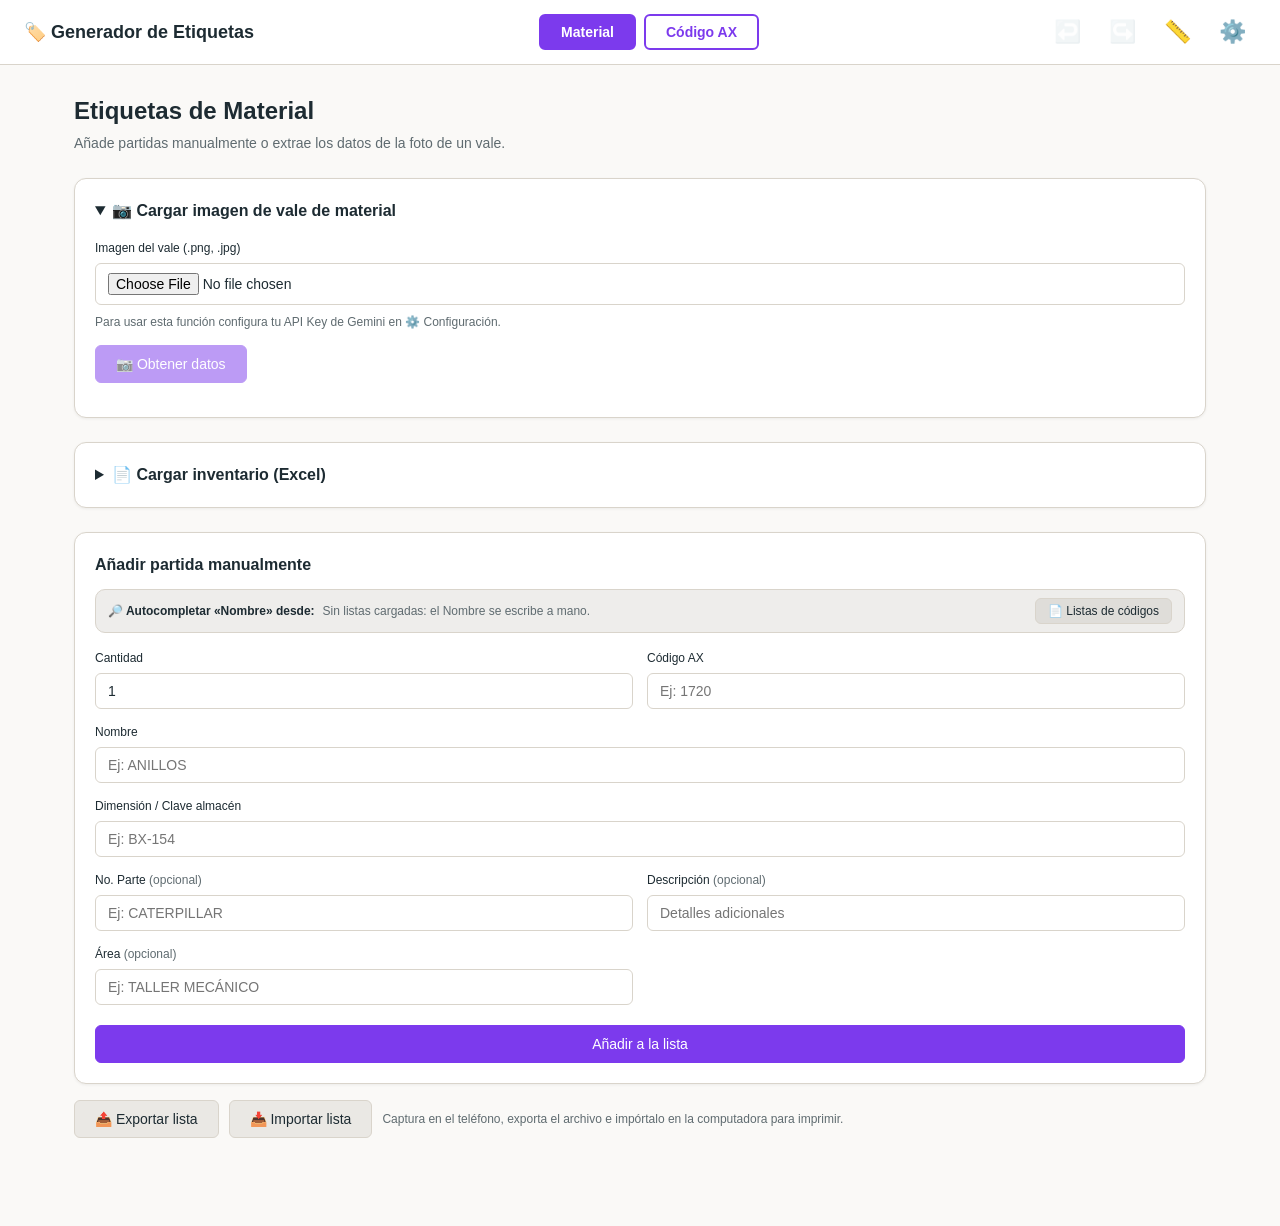
<file: index.html>
<!DOCTYPE html>
<html lang="es">

<head>
    <meta charset="UTF-8">
    <meta name="viewport" content="width=device-width, initial-scale=1.0">
    <title>Generador de Etiquetas de Almacén</title>
    <link rel="icon" type="image/svg+xml"
        href='data:image/svg+xml,<svg xmlns="http://www.w3.org/2000/svg" viewBox="0 0 512 512"><path fill="%237c3aed" d="M32.5 96l0 149.5c0 17 6.7 33.3 18.7 45.3l192 192c25 25 65.5 25 90.5 0L483.2 333.3c25-25 25-65.5 0-90.5l-192-192C279.2 38.7 263 32 246 32L96.5 32c-35.3 0-64 28.7-64 64zm112 16a32 32 0 1 1 0 64 32 32 0 1 1 0-64z"/></svg>'>
    <meta name="theme-color" content="#7c3aed">
    <link rel="manifest" href="manifest.webmanifest">
    <link rel="apple-touch-icon" href="icons/icon-192.png">
    <link rel="stylesheet" href="css/styles.css">
    <link rel="stylesheet" href="css/print.css">
</head>

<body>
    <header class="app-header">
        <div class="app-header__brand">🏷️ Generador de Etiquetas</div>
        <nav class="tabs" aria-label="Tipo de etiqueta">
            <button id="tabMaterial" class="tab tab--active" type="button">Material</button>
            <button id="tabCodigoAx" class="tab" type="button">Código AX</button>
        </nav>
        <div class="app-header__actions">
            <button id="btnUndo" class="icon-btn" type="button" title="Deshacer" aria-label="Deshacer"
                disabled>↩️</button>
            <button id="btnRedo" class="icon-btn" type="button" title="Rehacer" aria-label="Rehacer"
                disabled>↪️</button>
            <button id="btnLayout" class="icon-btn" type="button" title="Diseño de plantilla"
                aria-label="Diseño de plantilla">📏</button>
            <button id="btnConfig" class="icon-btn" type="button" title="Configuración"
                aria-label="Configuración">⚙️</button>
        </div>
    </header>

    <main class="main">
        <div class="mode-panels">
            <!-- ============ Modo: Material ============ -->
            <section id="panelMaterial">
                <h1 class="page-title">Etiquetas de Material</h1>
                <p class="page-subtitle">Añade partidas manualmente o extrae los datos de la foto de un vale.</p>

                <details class="card" open>
                    <summary class="section-title">📷 Cargar imagen de vale de material</summary>
                    <div class="card__body">
                        <label class="field">
                            <span class="field__label">Imagen del vale (.png, .jpg)</span>
                            <input type="file" id="voucherInput" class="input" accept="image/png, image/jpeg">
                        </label>
                        <p id="voucherKeyHint" class="hint">
                            Para usar esta función configura tu API Key de Gemini en ⚙️ Configuración.
                        </p>
                        <div id="voucherPreviewBox" class="voucher-preview" hidden>
                            <img id="voucherPreview" alt="Vista previa del vale">
                            <button type="button" id="voucherClear" class="btn">🗑️ Borrar imagen</button>
                        </div>
                        <p>
                            <button type="button" id="voucherProcess" class="btn btn--primary" disabled>
                                📷 Obtener datos
                            </button>
                        </p>
                        <div id="voucherStatus" class="status" hidden></div>
                    </div>
                </details>

                <details class="card">
                    <summary class="section-title">📄 Cargar inventario (Excel)</summary>
                    <div class="card__body">
                        <label class="field">
                            <span class="field__label">Archivo de inventario (.xlsx)</span>
                            <input type="file" id="invFile" class="input"
                                accept=".xlsx,application/vnd.openxmlformats-officedocument.spreadsheetml.sheet">
                        </label>
                        <p class="hint">El inventario no se guarda al recargar la página, pero las partidas que añadas
                            a la lista de revisión sí se conservan. El área se toma del nombre de cada hoja y se puede
                            corregir al revisar la partida.</p>
                        <details id="invHelp" class="format-help">
                            <summary>📋 ¿Cómo debe ser el archivo?</summary>
                            <p class="hint">Cada hoja del Excel debe tener una fila de encabezados con al menos estas
                                columnas (no importan mayúsculas/minúsculas ni el orden; DIMENSION y NP son
                                opcionales):</p>
                            <div class="table-wrap">
                                <table class="format-example">
                                    <thead>
                                        <tr>
                                            <th>CODIGO AX</th>
                                            <th>DESCRIPCION</th>
                                            <th>DIMENSION</th>
                                            <th>NP</th>
                                            <th>CANTIDAD</th>
                                        </tr>
                                    </thead>
                                    <tbody>
                                        <tr>
                                            <td>1739</td>
                                            <td>BANDA</td>
                                            <td>3VX900</td>
                                            <td></td>
                                            <td>1</td>
                                        </tr>
                                        <tr>
                                            <td>1063</td>
                                            <td>EMPAQUE</td>
                                            <td>FLEXITALIC 8"</td>
                                            <td></td>
                                            <td>17</td>
                                        </tr>
                                    </tbody>
                                </table>
                            </div>
                            <p class="hint">El <strong>nombre de la hoja</strong> (ej. «CONTENEDOR #1 CONSUMIBLE») se
                                usa como área de sus partidas.</p>
                        </details>
                        <div id="invStatus" class="status" hidden></div>
                        <div id="invUi" hidden>
                            <div class="inv-toolbar">
                                <select id="invSheet" class="input"></select>
                                <input type="search" id="invSearch" class="input"
                                    placeholder="Buscar por código, descripción, dimensión o NP…">
                            </div>
                            <label class="inv-selectall">
                                <input type="checkbox" id="invSelectAll">
                                <span>Seleccionar todo lo visible</span>
                            </label>
                            <div id="invList" class="inv-list"></div>
                            <div class="inline-controls" style="margin-top: 12px;">
                                <button type="button" id="invAdd" class="btn btn--primary" disabled>➕ Añadir
                                    seleccionadas (0)</button>
                                <button type="button" id="invClear" class="btn">Quitar inventario</button>
                            </div>
                        </div>
                    </div>
                </details>

                <div class="card">
                    <h2 class="section-title">Añadir partida manualmente</h2>
                    <div class="ac-bar">
                        <span class="ac-bar__title">🔎 Autocompletar «Nombre» desde:</span>
                        <select id="codeListMaterial" class="input ac-bar__select"
                            aria-label="Lista de códigos AX para autocompletar"></select>
                        <span id="codeListEmptyMaterial" class="ac-bar__empty" hidden>Sin listas cargadas: el Nombre
                            se escribe a mano.</span>
                        <button type="button" id="codeListOpenMaterial" class="btn btn--small">📄 Listas de
                            códigos</button>
                    </div>
                    <form id="materialForm">
                        <div class="form-grid">
                            <label class="field">
                                <span class="field__label">Cantidad</span>
                                <input type="number" id="fCantidad" class="input" required min="1" value="1">
                            </label>
                            <label class="field">
                                <span class="field__label">Código AX</span>
                                <input type="text" id="fCodigoAx" class="input" required placeholder="Ej: 1720">
                            </label>
                            <label class="field field--full">
                                <span class="field__label">Nombre</span>
                                <input type="text" id="fNombre" class="input" required placeholder="Ej: ANILLOS">
                            </label>
                            <label class="field field--full">
                                <span class="field__label">Dimensión / Clave almacén</span>
                                <input type="text" id="fDimension" class="input" required placeholder="Ej: BX-154">
                            </label>
                            <label class="field">
                                <span class="field__label">No. Parte <span class="optional">(opcional)</span></span>
                                <input type="text" id="fNoParte" class="input" placeholder="Ej: CATERPILLAR">
                            </label>
                            <label class="field">
                                <span class="field__label">Descripción <span class="optional">(opcional)</span></span>
                                <input type="text" id="fDescripcion" class="input" placeholder="Detalles adicionales">
                            </label>
                            <label class="field">
                                <span class="field__label">Área <span class="optional">(opcional)</span></span>
                                <input type="text" id="fArea" class="input" placeholder="Ej: TALLER MECÁNICO">
                            </label>
                        </div>
                        <button type="submit" class="btn btn--primary btn--block">Añadir a la lista</button>
                    </form>
                </div>

                <div class="transfer-row">
                    <button type="button" id="btnExportMaterial" class="btn">📤 Exportar lista</button>
                    <button type="button" id="btnImportMaterial" class="btn">📥 Importar lista</button>
                    <span class="hint">Captura en el teléfono, exporta el archivo e impórtalo en la computadora para
                        imprimir.</span>
                </div>

                <section id="materialsSection" hidden>
                    <div class="section-head">
                        <h2 class="section-title">Revisa y edita las partidas</h2>
                        <span id="materialsCount" class="count-badge"></span>
                        <button type="button" id="btnClearMaterials" class="btn btn--small btn--danger">🗑️ Vaciar
                            lista</button>
                    </div>
                    <div id="materialsList" class="items-list"></div>
                    <button type="button" id="btnPreviewMaterial" class="btn btn--blue">
                        🖨️ Vista previa e imprimir
                    </button>
                </section>
            </section>

            <!-- ============ Modo: Código AX ============ -->
            <section id="panelCodigoAx" hidden>
                <h1 class="page-title">Etiquetas de Código AX</h1>
                <p class="page-subtitle">Etiquetas con el código en grande y el nombre del material.</p>

                <div class="card">
                    <h2 class="section-title">Añadir código manualmente</h2>
                    <div class="ac-bar">
                        <span class="ac-bar__title">🔎 Autocompletar «Nombre» desde:</span>
                        <select id="codeListAx" class="input ac-bar__select"
                            aria-label="Lista de códigos AX para autocompletar"></select>
                        <span id="codeListEmptyAx" class="ac-bar__empty" hidden>Sin listas cargadas: el Nombre se
                            escribe a mano.</span>
                        <button type="button" id="codeListOpenAx" class="btn btn--small">📄 Listas de códigos</button>
                    </div>
                    <form id="axForm">
                        <div class="form-grid">
                            <label class="field">
                                <span class="field__label">Cantidad</span>
                                <input type="number" id="fAxCantidad" class="input" required min="1" value="1">
                            </label>
                            <label class="field">
                                <span class="field__label">Código AX</span>
                                <input type="text" id="fAxCodigo" class="input" required placeholder="Ej: 1763">
                            </label>
                            <label class="field field--full">
                                <span class="field__label">Nombre</span>
                                <input type="text" id="fAxNombre" class="input" required
                                    placeholder="Ej: BOMBA HID DE TRANSFERENCIA">
                            </label>
                        </div>
                        <button type="submit" class="btn btn--primary btn--block">Añadir a la lista</button>
                    </form>
                </div>

                <div class="transfer-row">
                    <button type="button" id="btnExportAx" class="btn">📤 Exportar lista</button>
                    <button type="button" id="btnImportAx" class="btn">📥 Importar lista</button>
                    <span class="hint">Captura en el teléfono, exporta el archivo e impórtalo en la computadora para
                        imprimir.</span>
                </div>

                <section id="axSection" hidden>
                    <div class="section-head">
                        <h2 class="section-title">Revisa y edita los códigos</h2>
                        <span id="axCount" class="count-badge"></span>
                        <button type="button" id="btnClearAx" class="btn btn--small btn--danger">🗑️ Vaciar
                            lista</button>
                    </div>
                    <div class="table-wrap">
                        <table class="table">
                            <thead>
                                <tr>
                                    <th style="width: 70px;">Cant.</th>
                                    <th style="width: 120px;">Código AX</th>
                                    <th>Nombre</th>
                                    <th colspan="2" style="width: 160px;">Acciones</th>
                                </tr>
                            </thead>
                            <tbody id="axTbody"></tbody>
                        </table>
                    </div>
                    <button type="button" id="btnPreviewAx" class="btn btn--blue">
                        🖨️ Vista previa e imprimir
                    </button>
                </section>
            </section>
        </div>

        <!-- ============ Vista previa de impresión ============ -->
        <section id="previewSection" class="preview">
            <div class="preview__toolbar">
                <button type="button" id="previewBack" class="btn">← Volver a editar</button>
                <span id="previewInfo" class="preview__info"></span>
                <button type="button" id="previewPrint" class="btn btn--primary">🖨️ Imprimir</button>
            </div>
            <p class="preview__tip">
                Lo que ves aquí es exactamente lo que se imprime. En el diálogo de impresión deja la escala al
                100&nbsp;% y desactiva «Encabezados y pies de página».
            </p>
            <div id="previewHost" class="preview__host">
                <div id="sheets" class="sheets"></div>
            </div>
        </section>
    </main>

    <!-- ============ Modal: Diseño de plantilla ============ -->
    <dialog id="layoutModal" class="modal">
        <div class="modal__header">
            <h2 class="modal__title">📏 Diseño de plantilla</h2>
            <button type="button" id="layoutModalClose" class="modal__close" aria-label="Cerrar">×</button>
        </div>

        <div class="modal__section">
            <select id="cfgPreset" class="input" style="width: 100%;"></select>
        </div>

        <div class="modal__section">
            <h3>Hoja</h3>
            <div class="form-grid">
                <label class="field">
                    <span class="field__label">Tamaño de hoja</span>
                    <select id="cfgPageSize" class="input"></select>
                </label>
                <label class="field">
                    <span class="field__label">Margen superior e inferior (mm)</span>
                    <input type="text" id="cfgMarginTop" class="input" placeholder="12.7 o 0.5in">
                </label>
                <label class="field">
                    <span class="field__label">Margen izquierdo y derecho (mm)</span>
                    <input type="text" id="cfgMarginLeft" class="input" placeholder="3.97 o 0.156in">
                </label>
            </div>
        </div>

        <div class="modal__section">
            <h3>Etiqueta</h3>
            <div class="form-grid">
                <label class="field">
                    <span class="field__label">Ancho (mm)</span>
                    <input type="text" id="cfgLabelWidth" class="input" placeholder="101.6 o 4in">
                </label>
                <label class="field">
                    <span class="field__label">Alto (mm)</span>
                    <input type="text" id="cfgLabelHeight" class="input" placeholder="50.8 o 2in">
                </label>
                <label class="field">
                    <span class="field__label">Separación horizontal (mm)</span>
                    <input type="text" id="cfgGapX" class="input" placeholder="4.76 o 0.187in">
                </label>
                <label class="field">
                    <span class="field__label">Separación vertical (mm)</span>
                    <input type="text" id="cfgGapY" class="input" placeholder="0">
                </label>
                <label class="field">
                    <span class="field__label">Tamaño de fuente base (px)</span>
                    <input type="number" id="cfgFontSize" class="input" min="5" step="0.5" placeholder="10">
                </label>
                <label class="field" style="flex-direction: row; align-items: center; gap: 8px; align-self: end;">
                    <input type="checkbox" id="cfgShowBorder">
                    <span class="field__label" style="margin: 0;">Imprimir borde de etiqueta</span>
                </label>
            </div>
            <p class="hint">Acepta valores en mm, cm o pulgadas (ej. «4in»). Sin unidad se interpreta como mm. En
                hojas precortadas conviene desactivar el borde.</p>
        </div>

        <div class="modal__section">
            <p id="layoutSummary" class="hint"></p>
            <p class="hint">Las filas y columnas se calculan automáticamente según lo que cabe en la hoja, así nunca
                se desborda la página al imprimir.</p>
        </div>

        <div class="modal__section">
            <button type="button" id="cfgReset" class="btn btn--block">Restaurar valores por defecto</button>
        </div>
    </dialog>

    <!-- ============ Modal: Configuración general ============ -->
    <dialog id="configModal" class="modal">
        <div class="modal__header">
            <h2 class="modal__title">⚙️ Configuración general</h2>
            <button type="button" id="configModalClose" class="modal__close" aria-label="Cerrar">×</button>
        </div>

        <div class="modal__section">
            <h3>Logo izquierdo</h3>
            <div class="inline-controls">
                <input type="file" id="logoLeftFile" class="input" accept="image/*" style="flex: 1;">
                <button type="button" id="logoLeftClear" class="btn">Limpiar</button>
            </div>
            <p class="hint">O pega una URL:</p>
            <input type="text" id="logoLeftUrl" class="input" style="width: 100%;"
                placeholder="https://ejemplo.com/logo.png">
            <div id="logoLeftPreview" class="logo-preview logo-preview--empty">Sin logo configurado</div>
        </div>

        <div class="modal__section">
            <h3>Logos derechos</h3>
            <p class="hint">Registra uno por inventario. El primero es el predeterminado; al editar una partida puedes
                elegir cuál usar.</p>
            <div id="rightLogosList" class="logo-list"></div>
            <div class="form-grid" style="margin-top: 12px;">
                <label class="field">
                    <span class="field__label">Archivo</span>
                    <input type="file" id="newLogoFile" class="input" accept="image/*">
                </label>
                <label class="field">
                    <span class="field__label">O URL de imagen</span>
                    <input type="text" id="newLogoUrl" class="input" placeholder="https://ejemplo.com/logo.png">
                </label>
            </div>
            <div id="newLogoPreview" class="logo-preview logo-preview--empty">Aún sin imagen: elige un archivo o pega
                una URL</div>
            <button type="button" id="newLogoAdd" class="btn" style="margin-top: 10px;" disabled>➕ Añadir
                logo</button>
        </div>

        <div class="modal__section" id="headerTextSection">
            <h3>Texto de almacén</h3>
            <p class="hint">Aparece bajo el título en todas las etiquetas. Escríbelo aquí y queda guardado; puedes
                cambiarlo cuando quieras desde esta misma pantalla. Si lo dejas vacío, las etiquetas salen sin esa
                línea (el ejemplo gris del campo es solo una muestra, no se imprime).</p>
            <input type="text" id="cfgHeaderText" class="input" style="width: 100%;" placeholder="BRONCO RIG-91">
        </div>

        <div class="modal__section" id="csvSection">
            <h3>Listas de códigos AX</h3>
            <p class="hint">Archivos CSV o Excel con los códigos y sus nombres, para autocompletar el Nombre al
                escribir un código. Puedes cargar varias listas a la vez (por ejemplo inventariables y consumibles):
                cada una toma el nombre de su archivo y luego eliges cuál usar desde el formulario de alta. Volver a
                cargar un archivo con el mismo nombre actualiza esa lista.</p>
            <div id="codeListsList" class="code-lists"></div>
            <div class="inline-controls" style="margin-top: 12px;">
                <input type="file" id="csvFile" class="input" multiple
                    accept=".csv,.xlsx,text/csv,application/vnd.openxmlformats-officedocument.spreadsheetml.sheet"
                    style="flex: 1;">
                <button type="button" id="csvClear" class="btn">Quitar todas</button>
            </div>
            <p id="csvStatus" class="hint"></p>
            <details id="csvHelp" class="format-help">
                <summary>📋 ¿Cómo debe ser el archivo?</summary>
                <p class="hint">La primera fila debe tener los encabezados <strong>Codigo AX</strong> y
                    <strong>Nombre</strong> (no importan mayúsculas/minúsculas). Sirve un .csv o un Excel .xlsx:</p>
                <div class="table-wrap">
                    <table class="format-example">
                        <thead>
                            <tr>
                                <th>Codigo AX</th>
                                <th>Nombre</th>
                            </tr>
                        </thead>
                        <tbody>
                            <tr>
                                <td>1739</td>
                                <td>BANDA</td>
                            </tr>
                            <tr>
                                <td>1720</td>
                                <td>ANILLOS</td>
                            </tr>
                            <tr>
                                <td>1763</td>
                                <td>BOMBA HID DE TRANSFERENCIA</td>
                            </tr>
                        </tbody>
                    </table>
                </div>
            </details>
        </div>

        <div class="modal__section">
            <h3>🔑 API Key de Gemini</h3>
            <p class="hint">
                Necesaria para extraer datos de vales con IA. Se guarda solo en este navegador.
                <a href="https://aistudio.google.com/apikey" target="_blank" rel="noopener"
                    style="color: var(--color-accent);">Obtener API Key</a>
            </p>
            <input type="password" id="geminiKeyInput" class="input" style="width: 100%;"
                placeholder="Ingresa tu API Key de Gemini" autocomplete="off">
            <div class="inline-controls" style="margin-top: 10px;">
                <button type="button" id="geminiKeySave" class="btn btn--primary" style="flex: 1;">Guardar API
                    Key</button>
                <button type="button" id="geminiKeyClear" class="btn">Limpiar</button>
            </div>
        </div>
    </dialog>

    <input type="file" id="importFileInput" accept=".json,application/json" hidden>

    <script src="js/utils.js"></script>
    <script src="js/store.js"></script>
    <script src="js/history.js"></script>
    <script src="js/layout.js"></script>
    <script src="js/labels.js"></script>
    <script src="js/csv.js"></script>
    <script src="js/xlsx.js"></script>
    <script src="js/autocomplete.js"></script>
    <script src="js/gemini.js"></script>
    <script src="js/tables.js"></script>
    <script src="js/inventory.js"></script>
    <script src="js/transfer.js"></script>
    <script src="js/preview.js"></script>
    <script src="js/app.js"></script>
</body>

</html>
</file>
<file: css/styles.css>
/* ============ Tokens de diseño ============ */
:root {
    --color-bg: #faf9f7;
    --color-surface: #ffffff;
    --color-text: #1d2b32;
    --color-text-muted: #5f6b70;
    --color-border: #d9d4cb;
    --color-accent: #7c3aed;
    --color-accent-hover: #6d28d9;
    --color-blue: #3b82f6;
    --color-blue-hover: #2563eb;
    --color-danger: #ef4444;
    --color-danger-hover: #dc2626;
    --color-success: #16a34a;
    --color-warning: #b45309;
    --color-error: #c0152f;
    --color-info: #1976d2;
    --color-secondary: rgba(94, 82, 64, 0.10);
    --color-secondary-hover: rgba(94, 82, 64, 0.18);

    --radius-sm: 6px;
    --radius-md: 10px;
    --radius-lg: 12px;
    --shadow-sm: 0 1px 3px rgba(0, 0, 0, 0.06);
    --shadow-md: 0 4px 12px rgba(0, 0, 0, 0.10);
    --shadow-lg: 0 10px 28px rgba(0, 0, 0, 0.16);

    --font-base: "Inter", -apple-system, BlinkMacSystemFont, "Segoe UI", Roboto, sans-serif;
}

@media (prefers-color-scheme: dark) {
    :root {
        --color-bg: #1c1e1f;
        --color-surface: #262829;
        --color-text: #ececec;
        --color-text-muted: #a3a8aa;
        --color-border: #3e4243;
        --color-secondary: rgba(160, 160, 160, 0.14);
        --color-secondary-hover: rgba(160, 160, 160, 0.24);
        --color-success: #4ade80;
        --color-warning: #fbbf24;
        --color-error: #f87171;
        --color-info: #60a5fa;
    }
}

/* ============ Base ============ */
*,
*::before,
*::after {
    box-sizing: border-box;
}

html {
    font-family: var(--font-base);
    font-size: 14px;
    line-height: 1.5;
    -webkit-font-smoothing: antialiased;
}

body {
    margin: 0;
    background-color: var(--color-bg);
    color: var(--color-text);
}

/* ============ Encabezado ============ */
.app-header {
    display: flex;
    align-items: center;
    justify-content: space-between;
    flex-wrap: wrap;
    gap: 12px;
    padding: 14px 24px;
    background-color: var(--color-surface);
    border-bottom: 1px solid var(--color-border);
    position: sticky;
    top: 0;
    z-index: 10;
}

.app-header__brand {
    font-size: 18px;
    font-weight: 700;
}

.app-header__actions {
    display: flex;
    gap: 8px;
}

.tabs {
    display: flex;
    gap: 8px;
}

.tab {
    padding: 8px 20px;
    border: 2px solid var(--color-accent);
    background: transparent;
    color: var(--color-accent);
    border-radius: var(--radius-sm);
    font-size: 14px;
    font-weight: 600;
    cursor: pointer;
    transition: background-color 0.15s, color 0.15s;
}

.tab:hover,
.tab--active {
    background-color: var(--color-accent);
    color: #fff;
}

.icon-btn {
    background: none;
    border: none;
    font-size: 22px;
    cursor: pointer;
    padding: 6px 10px;
    border-radius: var(--radius-sm);
    line-height: 1;
}

.icon-btn:hover:not(:disabled) {
    background-color: var(--color-secondary);
}

.icon-btn:disabled {
    opacity: 0.35;
    cursor: not-allowed;
}

/* ============ Contenido ============ */
.main {
    max-width: 1180px;
    margin: 0 auto;
    padding: 28px 24px 64px;
}

.page-title {
    font-size: 24px;
    font-weight: 700;
    margin: 0 0 4px;
}

.page-subtitle {
    color: var(--color-text-muted);
    margin: 0 0 24px;
}

.section-title {
    font-size: 16px;
    font-weight: 600;
    margin: 0;
}

.card {
    background-color: var(--color-surface);
    border: 1px solid var(--color-border);
    border-radius: var(--radius-lg);
    padding: 20px;
    margin-bottom: 24px;
    box-shadow: var(--shadow-sm);
}

details.card > summary {
    cursor: pointer;
    list-style-position: inside;
}

details.card .card__body {
    margin-top: 16px;
}

/* ============ Formularios ============ */
.form-grid {
    display: grid;
    grid-template-columns: 1fr 1fr;
    gap: 14px;
    margin: 16px 0 20px;
}

.field {
    display: flex;
    flex-direction: column;
}

.field--full {
    grid-column: 1 / -1;
}

.field__label {
    font-size: 12px;
    font-weight: 500;
    margin-bottom: 6px;
}

.field__label .optional {
    color: var(--color-text-muted);
    font-weight: 400;
}

.input,
select.input {
    padding: 9px 12px;
    border: 1px solid var(--color-border);
    border-radius: var(--radius-sm);
    font-size: 14px;
    font-family: inherit;
    background-color: var(--color-surface);
    color: var(--color-text);
}

.input:focus,
select.input:focus {
    outline: none;
    border-color: var(--color-accent);
    box-shadow: 0 0 0 3px rgba(124, 58, 237, 0.25);
}

.hint {
    font-size: 12px;
    color: var(--color-text-muted);
    margin: 8px 0;
}

/* ============ Botones ============ */
.btn {
    display: inline-block;
    padding: 10px 20px;
    border: 1px solid var(--color-border);
    border-radius: var(--radius-sm);
    background-color: var(--color-secondary);
    color: var(--color-text);
    font-size: 14px;
    font-weight: 500;
    font-family: inherit;
    cursor: pointer;
    transition: background-color 0.15s;
}

.btn:hover {
    background-color: var(--color-secondary-hover);
}

.btn:disabled {
    opacity: 0.5;
    cursor: not-allowed;
}

.btn--primary {
    background-color: var(--color-accent);
    border-color: var(--color-accent);
    color: #fff;
}

.btn--primary:hover:not(:disabled) {
    background-color: var(--color-accent-hover);
}

.btn--blue {
    background-color: var(--color-blue);
    border-color: var(--color-blue);
    color: #fff;
}

.btn--blue:hover {
    background-color: var(--color-blue-hover);
}

.btn--danger {
    background-color: var(--color-danger);
    border-color: var(--color-danger);
    color: #fff;
}

.btn--danger:hover {
    background-color: var(--color-danger-hover);
}

.btn--small {
    padding: 5px 12px;
    font-size: 12px;
    white-space: nowrap;
}

.btn--block {
    width: 100%;
}

/* ============ Exportar / importar ============ */
.transfer-row {
    display: flex;
    align-items: center;
    flex-wrap: wrap;
    gap: 10px;
    margin: -8px 0 24px;
}

.transfer-row .hint {
    margin: 0;
}

/* ============ Tablas de revisión ============ */
.section-head {
    display: flex;
    align-items: center;
    flex-wrap: wrap;
    gap: 12px;
    margin-bottom: 12px;
}

.section-head > :last-child {
    margin-left: auto;
}

.count-badge {
    font-size: 12px;
    color: var(--color-text-muted);
}

.table-wrap {
    background-color: var(--color-surface);
    border: 1px solid var(--color-border);
    border-radius: var(--radius-lg);
    overflow-x: auto;
    margin-bottom: 16px;
}

.table {
    width: 100%;
    border-collapse: collapse;
    font-size: 12px;
}

.table th {
    background-color: var(--color-secondary);
    padding: 10px 12px;
    text-align: left;
    font-weight: 600;
    border-bottom: 1px solid var(--color-border);
    white-space: nowrap;
}

.table td {
    padding: 8px 10px;
    border-bottom: 1px solid var(--color-border);
}

.table tr:last-child td {
    border-bottom: none;
}

.table input,
.table select {
    width: 100%;
    min-width: 60px;
    padding: 6px 8px;
    border: 1px solid var(--color-border);
    border-radius: var(--radius-sm);
    font-size: 12px;
    font-family: inherit;
    background-color: var(--color-surface);
    color: var(--color-text);
}

/* ============ Lista de partidas (estilo Notion) ============ */
.items-list {
    background-color: var(--color-surface);
    border: 1px solid var(--color-border);
    border-radius: var(--radius-lg);
    overflow: hidden;
    margin-bottom: 16px;
}

.item-card {
    display: flex;
    align-items: center;
    gap: 12px;
    padding: 10px 14px;
    border-bottom: 1px solid var(--color-border);
    transition: background-color 0.1s;
}

.item-card:last-child,
.item-editor:last-child {
    border-bottom: none;
}

.item-card:hover {
    background-color: var(--color-secondary);
}

.item-card__body {
    flex: 1;
    min-width: 0;
}

.item-card__title {
    font-weight: 600;
    font-size: 14px;
    display: flex;
    align-items: baseline;
    gap: 8px;
    flex-wrap: wrap;
    min-width: 0;
}

.item-card__title > span:first-child {
    overflow: hidden;
    text-overflow: ellipsis;
    white-space: nowrap;
    max-width: 100%;
}

/* La dimensión distingue partidas con el mismo nombre (BANDA, BANDA…) */
.dim-badge {
    font-size: 13px;
    font-weight: 600;
    padding: 1px 8px;
    border-radius: 5px;
    background-color: rgba(59, 130, 246, 0.14);
    color: var(--color-blue);
    white-space: nowrap;
    max-width: 260px;
    overflow: hidden;
    text-overflow: ellipsis;
}

@media (prefers-color-scheme: dark) {
    .dim-badge {
        background-color: rgba(96, 165, 250, 0.18);
        color: #93c5fd;
    }
}

/* Cantidad prominente al inicio de la tarjeta */
.qty-badge {
    flex-shrink: 0;
    min-width: 46px;
    text-align: center;
    font-size: 15px;
    font-weight: 700;
    padding: 8px 6px;
    border-radius: 8px;
    background-color: rgba(124, 58, 237, 0.12);
    color: var(--color-accent);
}

@media (prefers-color-scheme: dark) {
    .qty-badge {
        background-color: rgba(167, 139, 250, 0.18);
        color: #c4b5fd;
    }
}

.item-chips {
    display: flex;
    flex-wrap: wrap;
    gap: 6px;
    margin-top: 5px;
}

.chip {
    font-size: 11px;
    line-height: 1.4;
    padding: 2px 8px;
    border-radius: 4px;
    background-color: var(--color-secondary);
    color: var(--color-text);
    white-space: nowrap;
    max-width: 260px;
    overflow: hidden;
    text-overflow: ellipsis;
}

.item-actions {
    display: flex;
    gap: 2px;
    flex-shrink: 0;
}

.icon-action {
    background: none;
    border: none;
    font-size: 15px;
    line-height: 1;
    padding: 7px 8px;
    border-radius: var(--radius-sm);
    cursor: pointer;
}

.icon-action:hover {
    background-color: var(--color-secondary-hover);
}

/* El editor se despliega en el sitio de la tarjeta (0fr → 1fr) para que
   el contenido de abajo no dé un salto al abrirlo o cerrarlo. */
.item-editor {
    display: grid;
    grid-template-rows: 1fr;
    border-bottom: 1px solid var(--color-border);
    background-color: var(--color-secondary);
}

.item-editor:focus {
    outline: none;
}

.item-editor__clip {
    overflow: hidden;
    min-height: 0;
}

.item-editor__inner {
    padding: 14px;
}

.item-editor--opening {
    animation: item-editor-open 0.24s ease-out;
}

.item-editor--closing {
    animation: item-editor-close 0.15s ease-in forwards;
}

@keyframes item-editor-open {
    from {
        grid-template-rows: 0fr;
        opacity: 0;
    }

    to {
        grid-template-rows: 1fr;
        opacity: 1;
    }
}

@keyframes item-editor-close {
    from {
        grid-template-rows: 1fr;
        opacity: 1;
    }

    to {
        grid-template-rows: 0fr;
        opacity: 0;
    }
}

@media (prefers-reduced-motion: reduce) {

    .item-editor--opening,
    .item-editor--closing {
        animation: none;
    }
}

/* Cabecera del editor: la partida sigue identificándose mientras se edita */
.item-editor__head {
    display: flex;
    align-items: center;
    gap: 12px;
    padding-bottom: 12px;
    margin-bottom: 4px;
    border-bottom: 1px solid var(--color-border);
}

.item-editor__head .item-card__title {
    flex: 1;
    min-width: 0;
}

.item-editor__tag {
    flex-shrink: 0;
    font-size: 11px;
    font-weight: 600;
    padding: 3px 9px;
    border-radius: 999px;
    background-color: var(--color-surface);
    border: 1px solid var(--color-border);
    color: var(--color-text-muted);
    white-space: nowrap;
}

.item-editor .form-grid {
    margin: 0 0 14px;
}

/* Chip con la miniatura del logo */
.chip--logo {
    padding: 2px 6px;
    background-color: #fff;
    border: 1px solid var(--color-border);
    display: inline-flex;
    align-items: center;
}

.chip--logo img {
    height: 16px;
    max-width: 64px;
    object-fit: contain;
    display: block;
}

/* Selector visual de logo en el editor */
.logo-picker {
    display: flex;
    gap: 10px;
    flex-wrap: wrap;
}

.logo-option {
    border: 2px solid var(--color-border);
    background-color: #fff;
    border-radius: var(--radius-sm);
    padding: 6px 10px;
    cursor: pointer;
}

.logo-option img {
    width: 64px;
    height: 30px;
    object-fit: contain;
    display: block;
}

.logo-option--selected {
    border-color: var(--color-accent);
    box-shadow: 0 0 0 3px rgba(124, 58, 237, 0.25);
}

/* ============ Autocompletado de códigos AX ============ */
/* Barra con la lista activa, sobre los formularios de alta */
.ac-bar {
    display: flex;
    align-items: center;
    flex-wrap: wrap;
    gap: 8px;
    margin-top: 12px;
    padding: 8px 12px;
    border: 1px solid var(--color-border);
    border-radius: var(--radius-md);
    background-color: var(--color-secondary);
}

.ac-bar__title {
    font-size: 12px;
    font-weight: 600;
}

.ac-bar__select {
    flex: 1 1 220px;
    min-width: 0;
    padding: 6px 10px;
    font-size: 12px;
}

.ac-bar__empty {
    flex: 1 1 200px;
    font-size: 12px;
    color: var(--color-text-muted);
}

/* Panel de sugerencias: vive en <body> con posición fija para que no lo
   recorte el overflow de las tablas ni de las tarjetas. */
.ac-panel {
    position: fixed;
    z-index: 3000;
    display: none;
    max-height: 264px;
    overflow-y: auto;
    background-color: var(--color-surface);
    border: 1px solid var(--color-border);
    border-radius: var(--radius-md);
    box-shadow: var(--shadow-lg);
}

.ac-panel--open {
    display: block;
}

.ac-item {
    display: flex;
    align-items: baseline;
    gap: 10px;
    padding: 8px 12px;
    font-size: 13px;
    cursor: pointer;
    border-bottom: 1px solid var(--color-border);
}

.ac-item:last-child {
    border-bottom: none;
}

.ac-item--active {
    background-color: var(--color-secondary-hover);
}

.ac-item__code {
    font-weight: 700;
    min-width: 52px;
    flex-shrink: 0;
}

.ac-item__name {
    flex: 1;
    min-width: 0;
    overflow: hidden;
    text-overflow: ellipsis;
    white-space: nowrap;
}

.ac-item__list {
    flex-shrink: 0;
    max-width: 35%;
    font-size: 11px;
    color: var(--color-text-muted);
    overflow: hidden;
    text-overflow: ellipsis;
    white-space: nowrap;
}

.ac-item mark {
    background-color: rgba(124, 58, 237, 0.18);
    color: inherit;
    border-radius: 3px;
}

@media (prefers-color-scheme: dark) {
    .ac-item mark {
        background-color: rgba(167, 139, 250, 0.32);
    }
}

.ac-more {
    display: block;
    width: 100%;
    padding: 9px 12px;
    border: none;
    background: none;
    font-family: inherit;
    font-size: 12px;
    text-align: left;
    color: var(--color-accent);
    cursor: pointer;
}

.ac-more:hover {
    background-color: var(--color-secondary);
}

/* Campo Nombre rellenado por el autocompletado. El selector lleva la
   etiqueta para ganar a `.table input` en la tabla de revisión. */
input.input--autofilled {
    border-color: var(--color-success);
    background-color: rgba(22, 163, 74, 0.08);
}

/* Listas cargadas, en ⚙️ Configuración */
.code-lists {
    display: flex;
    flex-direction: column;
    gap: 8px;
}

.code-list-row {
    display: flex;
    align-items: center;
    gap: 10px;
    padding: 8px 12px;
    border: 1px solid var(--color-border);
    border-radius: var(--radius-md);
    flex-wrap: wrap;
}

.code-list__icon {
    flex-shrink: 0;
}

.code-list__name {
    flex: 1 1 160px;
    min-width: 0;
    font-size: 13px;
    font-weight: 500;
}

/* Guías de formato de archivo (para usuarios no técnicos) */
.format-help {
    margin: 10px 0;
    border: 1px solid var(--color-border);
    border-radius: var(--radius-md);
    padding: 10px 14px;
    font-size: 13px;
}

.format-help > summary {
    cursor: pointer;
    font-weight: 500;
}

.format-example {
    border-collapse: collapse;
    font-size: 12px;
    margin: 4px 0;
}

.format-example th,
.format-example td {
    border: 1px solid var(--color-border);
    padding: 6px 12px;
    text-align: left;
}

.format-example th {
    background-color: var(--color-secondary);
    font-weight: 600;
}

/* ============ Inventario Excel ============ */
.inv-toolbar {
    display: grid;
    grid-template-columns: minmax(200px, 1fr) minmax(200px, 2fr);
    gap: 10px;
    margin-bottom: 10px;
}

.inv-selectall {
    display: flex;
    align-items: center;
    gap: 8px;
    font-size: 12px;
    margin-bottom: 8px;
    cursor: pointer;
}

.inv-list {
    max-height: 340px;
    overflow: auto;
    border: 1px solid var(--color-border);
    border-radius: var(--radius-md);
}

.inv-row {
    display: flex;
    align-items: center;
    gap: 10px;
    padding: 8px 12px;
    border-bottom: 1px solid var(--color-border);
    cursor: pointer;
    font-size: 13px;
}

.inv-row:last-child {
    border-bottom: none;
}

.inv-row:hover {
    background-color: var(--color-secondary);
}

.inv-row__code {
    font-weight: 600;
    min-width: 52px;
    flex-shrink: 0;
}

.inv-row__desc {
    flex: 1;
    min-width: 0;
    overflow: hidden;
    text-overflow: ellipsis;
    white-space: nowrap;
}

.inv-row__dim {
    color: var(--color-text-muted);
    font-size: 12px;
    overflow: hidden;
    text-overflow: ellipsis;
    white-space: nowrap;
    max-width: 40%;
}

/* ============ Biblioteca de logos ============ */
.logo-list {
    display: flex;
    flex-direction: column;
    gap: 8px;
}

.logo-row {
    display: flex;
    align-items: center;
    gap: 12px;
    padding: 8px 12px;
    border: 1px solid var(--color-border);
    border-radius: var(--radius-md);
    flex-wrap: wrap;
}

.logo-row__img {
    width: 64px;
    height: 32px;
    object-fit: contain;
    background-color: #fff;
    border-radius: 4px;
    flex-shrink: 0;
}

.logo-row__name {
    flex: 1;
    min-width: 0;
    font-size: 13px;
    font-weight: 500;
}

/* ============ Estado / mensajes ============ */
.status {
    margin-top: 12px;
    padding: 10px 14px;
    border-radius: var(--radius-sm);
    font-weight: 500;
    font-size: 13px;
    background-color: var(--color-secondary);
}

.status--info { color: var(--color-info); }
.status--success { color: var(--color-success); }
.status--warning { color: var(--color-warning); }
.status--error { color: var(--color-error); }

.is-error {
    color: var(--color-error) !important;
}

/* ============ Logos en configuración ============ */
.logo-preview {
    margin-top: 10px;
    padding: 14px;
    border: 1px dashed var(--color-border);
    border-radius: var(--radius-sm);
    text-align: center;
    min-height: 56px;
    display: flex;
    align-items: center;
    justify-content: center;
}

.logo-preview img {
    max-width: 150px;
    max-height: 60px;
    object-fit: contain;
}

.logo-preview--empty {
    color: var(--color-text-muted);
    font-size: 12px;
}

/* ============ Modales (dialog nativo) ============ */
dialog.modal {
    border: 1px solid var(--color-border);
    border-radius: var(--radius-lg);
    background-color: var(--color-surface);
    color: var(--color-text);
    padding: 28px;
    width: min(720px, 92vw);
    max-height: 88vh;
    box-shadow: var(--shadow-lg);
}

dialog.modal::backdrop {
    background-color: rgba(0, 0, 0, 0.5);
}

.modal__header {
    display: flex;
    justify-content: space-between;
    align-items: center;
    margin-bottom: 20px;
}

.modal__title {
    font-size: 20px;
    font-weight: 700;
    margin: 0;
}

.modal__close {
    background: none;
    border: none;
    font-size: 24px;
    line-height: 1;
    cursor: pointer;
    color: var(--color-text-muted);
}

.modal__close:hover {
    color: var(--color-text);
}

.modal__section {
    padding: 16px 0;
    border-bottom: 1px solid var(--color-border);
}

.modal__section:last-child {
    border-bottom: none;
}

.modal__section h3 {
    font-size: 15px;
    font-weight: 600;
    margin: 0 0 10px;
}

.inline-controls {
    display: flex;
    gap: 8px;
    flex-wrap: wrap;
}

/* Evita el desborde horizontal en móvil: los input[type=file] tienen un
   ancho mínimo intrínseco mayor que la pantalla si no se les limita. */
.inline-controls > .input {
    min-width: 0;
}

dialog.modal .input {
    max-width: 100%;
}

dialog.modal {
    overflow-x: hidden;
}

/* ============ Vista previa de impresión ============ */
#previewSection {
    display: none;
}

body.preview-open .mode-panels {
    display: none;
}

body.preview-open #previewSection {
    display: block;
}

.preview__toolbar {
    display: flex;
    align-items: center;
    justify-content: space-between;
    flex-wrap: wrap;
    gap: 12px;
    margin-bottom: 8px;
}

.preview__info {
    font-size: 13px;
    color: var(--color-text-muted);
}

.preview__tip {
    font-size: 12px;
    color: var(--color-text-muted);
    margin: 0 0 16px;
}

.preview__host {
    background-color: var(--color-secondary);
    border: 1px solid var(--color-border);
    border-radius: var(--radius-lg);
    padding: 16px;
    overflow: auto;
}

/* Imagen del vale */
.voucher-preview img {
    max-width: 100%;
    max-height: 300px;
    border: 1px solid var(--color-border);
    border-radius: var(--radius-sm);
    display: block;
    margin-bottom: 12px;
}

/* ============ Toasts ============ */
.toast-host {
    position: fixed;
    bottom: 20px;
    left: 12px;
    right: 12px;
    display: flex;
    flex-direction: column;
    align-items: center;
    gap: 8px;
    z-index: 2000;
    pointer-events: none;
}

.toast {
    padding: 10px 18px;
    border-radius: var(--radius-md);
    background-color: var(--color-text);
    color: var(--color-bg);
    font-size: 13px;
    font-weight: 500;
    box-shadow: var(--shadow-md);
    opacity: 0;
    transform: translateY(8px);
    transition: opacity 0.25s, transform 0.25s;
    max-width: min(520px, 100%);
    box-sizing: border-box;
    white-space: normal;
    overflow-wrap: anywhere;
    pointer-events: auto;
}

.toast--visible {
    opacity: 1;
    transform: translateY(0);
}

.toast--success { background-color: #15803d; color: #fff; }
.toast--error { background-color: #b91c1c; color: #fff; }
.toast--warning { background-color: #b45309; color: #fff; }

.toast--action {
    display: flex;
    align-items: center;
    gap: 12px;
    text-align: left;
}

.toast--action > span {
    flex: 1 1 0;
    min-width: 0;
}

.toast__btn {
    flex-shrink: 0;
    background-color: var(--color-accent);
    color: #fff;
    border: none;
    border-radius: 6px;
    padding: 7px 14px;
    font-size: 12px;
    font-weight: 600;
    font-family: inherit;
    cursor: pointer;
}

.toast__btn:hover {
    background-color: var(--color-accent-hover);
}

/* ============ Responsive ============ */
@media (max-width: 768px) {
    .form-grid {
        grid-template-columns: 1fr;
    }

    .main {
        padding: 20px 14px 48px;
    }

    .inv-toolbar {
        grid-template-columns: 1fr;
    }

    /* La dimensión distingue las partidas: visible también en móvil,
       en su propia línea bajo la descripción. */
    .inv-row {
        flex-wrap: wrap;
    }

    .inv-row__dim {
        flex-basis: 100%;
        order: 4;
        max-width: 100%;
        padding-left: 26px;
    }
}
</file>
<file: css/print.css>
/*
 * Hojas y etiquetas: las mismas reglas se usan en pantalla (vista previa
 * escalada) y en papel. Las dimensiones físicas vienen de variables CSS
 * que JS calcula a partir de la configuración (Layout.applyToDocument):
 *
 *   --page-w / --page-h               tamaño físico de la hoja (mm)
 *   --page-margin-top / -left         márgenes de la hoja (padding de .sheet)
 *   --label-w / --label-h             tamaño de cada etiqueta (mm)
 *   --label-gap-x / --label-gap-y     separación entre etiquetas (mm)
 *   --label-font                      tamaño base de la tipografía
 *   --label-border-w                  grosor del borde (0 en hojas precortadas)
 *   --grid-cols                       columnas calculadas que caben en la hoja
 *
 * La regla @page se genera desde JS con margin: 0, así la hoja .sheet es
 * exactamente el papel y no hay dobles márgenes ni saltos inesperados.
 */

/* ============ Hojas ============ */
.sheets {
    display: flex;
    flex-direction: column;
    align-items: center;
    gap: 24px;
}

/* El holder reserva el espacio visual de la hoja ya escalada */
.sheet-holder {
    width: calc(var(--page-w-px, 816px) * var(--scale, 1));
    height: calc(var(--page-h-px, 1056px) * var(--scale, 1));
    overflow: hidden;
}

.sheet {
    width: var(--page-w);
    height: var(--page-h);
    padding: var(--page-margin-top) var(--page-margin-left);
    background: #fff;
    overflow: hidden;
    transform: scale(var(--scale, 1));
    transform-origin: top left;
    box-shadow: 0 2px 14px rgba(0, 0, 0, 0.18);
}

.sheet__grid {
    display: grid;
    grid-template-columns: repeat(var(--grid-cols, 1), var(--label-w));
    grid-auto-rows: var(--label-h);
    gap: var(--label-gap-y) var(--label-gap-x);
}

/* ============ Etiqueta (común) ============ */
.label {
    width: var(--label-w);
    height: var(--label-h);
    border: var(--label-border-w, 0.5mm) solid #000;
    background: #fff;
    color: #000;
    padding: 1.5mm;
    display: flex;
    flex-direction: column;
    overflow: hidden;
    font-family: Arial, Helvetica, sans-serif;
    font-size: var(--label-font, 10px);
    line-height: 1.2;
    break-inside: avoid;
    print-color-adjust: exact;
    -webkit-print-color-adjust: exact;
}

.label__header {
    display: grid;
    grid-template-columns: 17mm 1fr 17mm;
    gap: 1mm;
    align-items: center;
    margin-bottom: 1mm;
}

.label__logo {
    display: flex;
    align-items: center;
    justify-content: center;
    height: 8.5mm;
}

.label__logo img {
    max-width: 100%;
    max-height: 100%;
    object-fit: contain;
}

.label__title {
    text-align: center;
}

.label__title h4 {
    margin: 0;
    font-size: 1.1em;
    line-height: 1.1;
    font-weight: bold;
}

.label__title p {
    margin: 0;
    font-size: 0.9em;
    line-height: 1.1;
}

/* ============ Etiqueta de material ============ */
.label__body {
    flex: 1;
    min-height: 0;
    display: flex;
    flex-direction: column;
    justify-content: space-evenly;
}

.label__row-2 {
    display: grid;
    grid-template-columns: 1fr 1fr;
    gap: 2mm;
    border-bottom: 0.2mm solid #999;
}

.label__row-2 .label__field {
    border-bottom: none;
}

.label__field {
    display: flex;
    gap: 1mm;
    white-space: nowrap;
    overflow: hidden;
    padding: 0.3mm 0;
    border-bottom: 0.2mm solid #999;
}

.label__body > .label__field:last-child {
    border-bottom: none;
}

.label__field-name {
    font-weight: bold;
    flex-shrink: 0;
}

.label__field-value {
    overflow: hidden;
    text-overflow: ellipsis;
}

/* ============ Etiqueta de código AX ============ */
.label--ax .label__ax-code {
    flex: 1;
    min-height: 0;
    display: flex;
    align-items: center;
    justify-content: center;
    font-size: calc(var(--label-font, 10px) * 4.5);
    font-weight: bold;
    letter-spacing: 0.15em;
    text-align: center;
}

.label--ax .label__ax-name {
    font-size: 1.2em;
    text-align: center;
    padding: 0.5mm 1mm;
    overflow: hidden;
    display: -webkit-box;
    -webkit-line-clamp: 2;
    -webkit-box-orient: vertical;
}

/* ============ Impresión ============ */
@media print {
    html,
    body {
        margin: 0 !important;
        padding: 0 !important;
        background: #fff !important;
    }

    /* Al imprimir, #sheets se mueve a <body> (preview.js) y se oculta el resto */
    body.printing > :not(#sheets) {
        display: none !important;
    }

    .sheets {
        display: block;
        gap: 0;
    }

    .sheet-holder {
        width: auto !important;
        height: auto !important;
        overflow: visible;
    }

    .sheet {
        transform: none !important;
        box-shadow: none !important;
        margin: 0;
        break-after: page;
        page-break-after: always;
    }

    .sheet-holder:last-child .sheet {
        break-after: auto;
        page-break-after: auto;
    }
}
</file>
